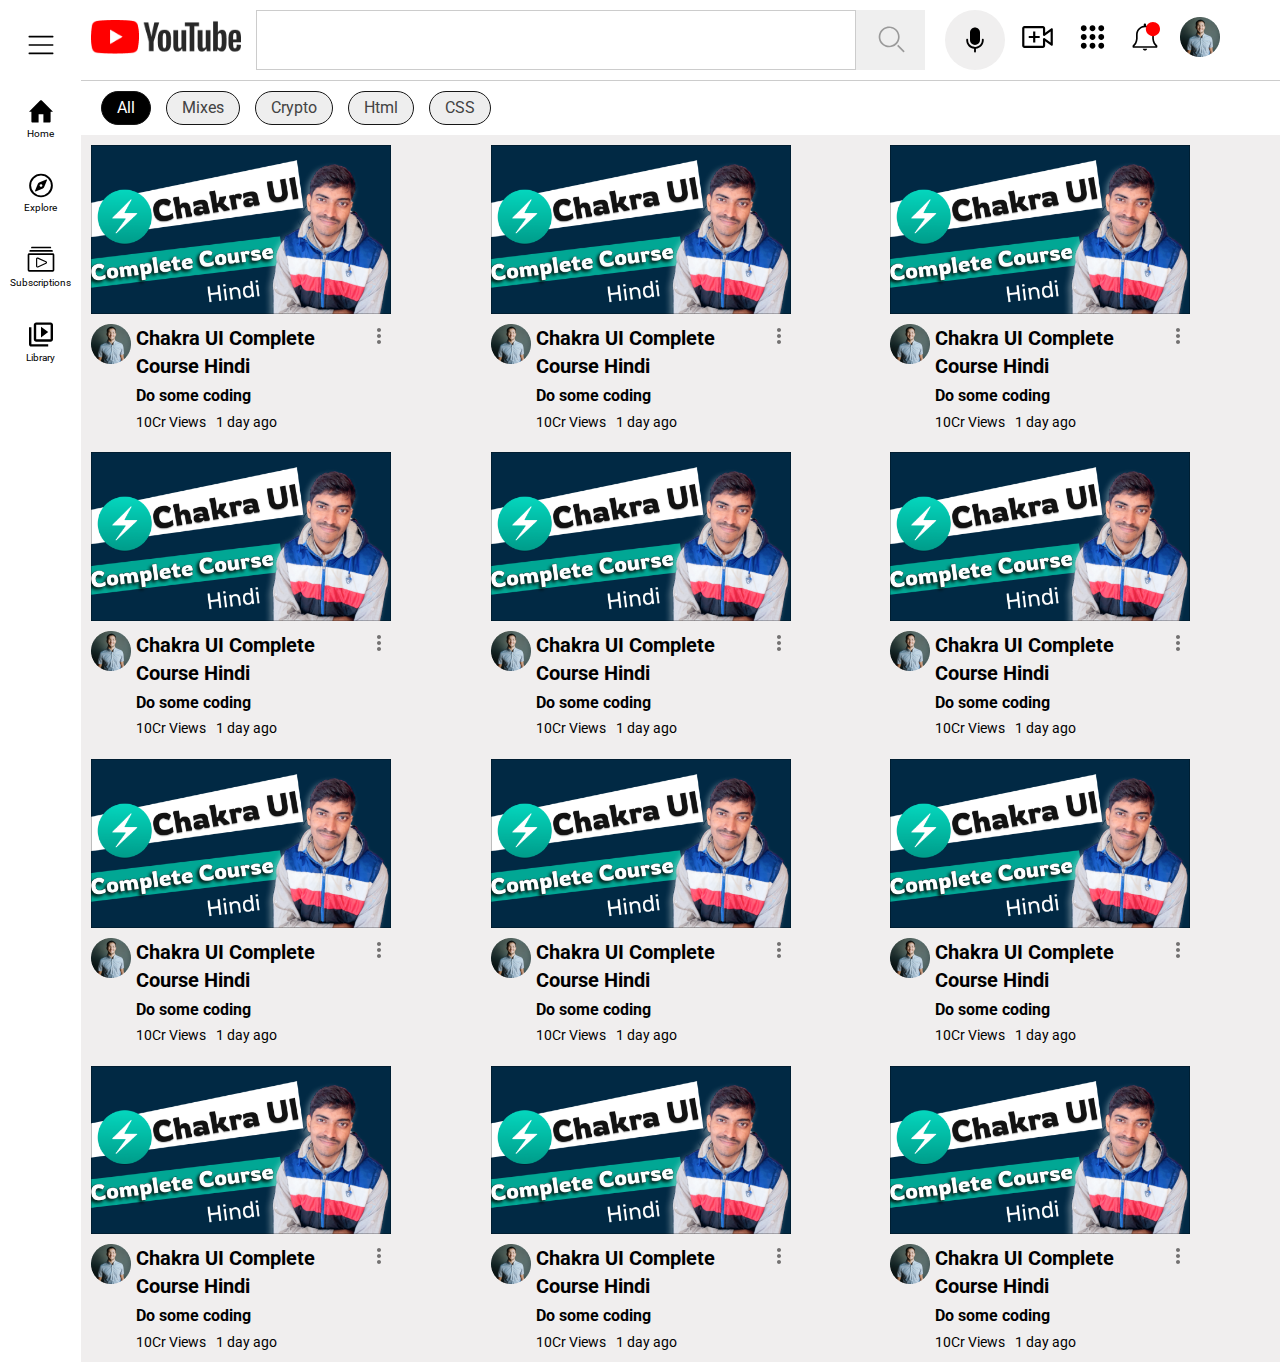
<file: 8. Youtube Clone/index.html>
<!DOCTYPE html>
<html lang="en">
<head>
    <meta charset="UTF-8">
    <meta name="viewport" content="width=device-width, initial-scale=1.0">
    <title>Youtube Clone</title>
    <link rel="stylesheet" href="style.css">
</head>
<body>
    <div class="container">

        <aside>
            <div class="bars">
                <img src="icons/bars.svg" alt="bars">
            </div>
            <div class="side-icons">
                <i>
                    <img src="icons/home.svg" alt="home">
                </i>
                <p>Home</p>
            </div>
            <div class="side-icons">
                <i>
                    <img src="icons/compass.svg" alt="explore">
                </i>
                <p>Explore</p>
            </div>
            <div class="side-icons">
                <i>
                    <img src="icons/video-gallary.svg" alt="subscriptions">
                </i>
                <p>Subscriptions</p>
            </div>
            <div class="side-icons">
                <i>
                    <img src="icons/video-library.svg" alt="library">
                </i>
                <p>Library</p>
            </div>
        </aside>

        <div class="main-container">

            <header>

                <nav>
                    <div class="logo">
                        <img src="images/youtube-logo.png" alt="youtube-logo">
                    </div>

                    <div class="center-nav">
                        <div class="search">
                            <input type="text">
                            <button>
                                <img src="icons/search.svg" alt="search">
                            </button>
                        </div>
                        <div class="mic">
                            <img src="icons/mic.svg" alt="mic">
                        </div>
                    </div>

                    <div class="side-nav">
                        <i>
                            <img src="icons/video-add.svg" alt="video-add">
                        </i>
                        <i>
                            <img src="icons/dot-grid.svg" alt="dot-grid">
                        </i>
                        <i>
                            <img src="icons/bell.svg" alt="notifications">
                        </i>
                        <i>
                            <img src="images/avatar.png" alt="avatar">
                        </i>
                    </div>
                </nav>

                <div class="tags">
                    <div class="tag dark">
                        All
                    </div>
                    <div class="tag light">
                        Mixes
                    </div>
                    <div class="tag light">
                        Crypto
                    </div>
                    <div class="tag light">
                        Html
                    </div>
                    <div class="tag light">
                        CSS
                    </div>
                </div>

            </header>

            <main>
                <div class="card-container">

                    <div class="card">
                        <img src="images/thumbnail.png" alt="thumbnail">
                        <div class="avatar-content">
                            <div class="avatar">
                                <img src="images/avatar.png" alt="avatar">
                            </div>
                            <div class="content">
                                <h3>Chakra UI Complete Course Hindi</h3>
                                <p class="channel-name" >Do some coding</p>
                                <div class="content-status">
                                    <p>10Cr Views</p>
                                    <p>1 day ago</p>
                                </div>
                            </div>
                            <div class="dots">
                                <img src="icons/dots.svg" alt="dots">
                            </div>
                        </div>
                    </div>

                    <div class="card">
                        <img src="images/thumbnail.png" alt="thumbnail">
                        <div class="avatar-content">
                            <div class="avatar">
                                <img src="images/avatar.png" alt="avatar">
                            </div>
                            <div class="content">
                                <h3>Chakra UI Complete Course Hindi</h3>
                                <p class="channel-name" >Do some coding</p>
                                <div class="content-status">
                                    <p>10Cr Views</p>
                                    <p>1 day ago</p>
                                </div>
                            </div>
                            <div class="dots">
                                <img src="icons/dots.svg" alt="dots">
                            </div>
                        </div>
                    </div>

                    <div class="card">
                        <img src="images/thumbnail.png" alt="thumbnail">
                        <div class="avatar-content">
                            <div class="avatar">
                                <img src="images/avatar.png" alt="avatar">
                            </div>
                            <div class="content">
                                <h3>Chakra UI Complete Course Hindi</h3>
                                <p class="channel-name" >Do some coding</p>
                                <div class="content-status">
                                    <p>10Cr Views</p>
                                    <p>1 day ago</p>
                                </div>
                            </div>
                            <div class="dots">
                                <img src="icons/dots.svg" alt="dots">
                            </div>
                        </div>
                    </div>

                    <div class="card">
                        <img src="images/thumbnail.png" alt="thumbnail">
                        <div class="avatar-content">
                            <div class="avatar">
                                <img src="images/avatar.png" alt="avatar">
                            </div>
                            <div class="content">
                                <h3>Chakra UI Complete Course Hindi</h3>
                                <p class="channel-name" >Do some coding</p>
                                <div class="content-status">
                                    <p>10Cr Views</p>
                                    <p>1 day ago</p>
                                </div>
                            </div>
                            <div class="dots">
                                <img src="icons/dots.svg" alt="dots">
                            </div>
                        </div>
                    </div>

                    <div class="card">
                        <img src="images/thumbnail.png" alt="thumbnail">
                        <div class="avatar-content">
                            <div class="avatar">
                                <img src="images/avatar.png" alt="avatar">
                            </div>
                            <div class="content">
                                <h3>Chakra UI Complete Course Hindi</h3>
                                <p class="channel-name" >Do some coding</p>
                                <div class="content-status">
                                    <p>10Cr Views</p>
                                    <p>1 day ago</p>
                                </div>
                            </div>
                            <div class="dots">
                                <img src="icons/dots.svg" alt="dots">
                            </div>
                        </div>
                    </div>

                    <div class="card">
                        <img src="images/thumbnail.png" alt="thumbnail">
                        <div class="avatar-content">
                            <div class="avatar">
                                <img src="images/avatar.png" alt="avatar">
                            </div>
                            <div class="content">
                                <h3>Chakra UI Complete Course Hindi</h3>
                                <p class="channel-name" >Do some coding</p>
                                <div class="content-status">
                                    <p>10Cr Views</p>
                                    <p>1 day ago</p>
                                </div>
                            </div>
                            <div class="dots">
                                <img src="icons/dots.svg" alt="dots">
                            </div>
                        </div>
                    </div>

                    <div class="card">
                        <img src="images/thumbnail.png" alt="thumbnail">
                        <div class="avatar-content">
                            <div class="avatar">
                                <img src="images/avatar.png" alt="avatar">
                            </div>
                            <div class="content">
                                <h3>Chakra UI Complete Course Hindi</h3>
                                <p class="channel-name" >Do some coding</p>
                                <div class="content-status">
                                    <p>10Cr Views</p>
                                    <p>1 day ago</p>
                                </div>
                            </div>
                            <div class="dots">
                                <img src="icons/dots.svg" alt="dots">
                            </div>
                        </div>
                    </div>

                    <div class="card">
                        <img src="images/thumbnail.png" alt="thumbnail">
                        <div class="avatar-content">
                            <div class="avatar">
                                <img src="images/avatar.png" alt="avatar">
                            </div>
                            <div class="content">
                                <h3>Chakra UI Complete Course Hindi</h3>
                                <p class="channel-name" >Do some coding</p>
                                <div class="content-status">
                                    <p>10Cr Views</p>
                                    <p>1 day ago</p>
                                </div>
                            </div>
                            <div class="dots">
                                <img src="icons/dots.svg" alt="dots">
                            </div>
                        </div>
                    </div>

                    <div class="card">
                        <img src="images/thumbnail.png" alt="thumbnail">
                        <div class="avatar-content">
                            <div class="avatar">
                                <img src="images/avatar.png" alt="avatar">
                            </div>
                            <div class="content">
                                <h3>Chakra UI Complete Course Hindi</h3>
                                <p class="channel-name" >Do some coding</p>
                                <div class="content-status">
                                    <p>10Cr Views</p>
                                    <p>1 day ago</p>
                                </div>
                            </div>
                            <div class="dots">
                                <img src="icons/dots.svg" alt="dots">
                            </div>
                        </div>
                    </div>

                    <div class="card">
                        <img src="images/thumbnail.png" alt="thumbnail">
                        <div class="avatar-content">
                            <div class="avatar">
                                <img src="images/avatar.png" alt="avatar">
                            </div>
                            <div class="content">
                                <h3>Chakra UI Complete Course Hindi</h3>
                                <p class="channel-name" >Do some coding</p>
                                <div class="content-status">
                                    <p>10Cr Views</p>
                                    <p>1 day ago</p>
                                </div>
                            </div>
                            <div class="dots">
                                <img src="icons/dots.svg" alt="dots">
                            </div>
                        </div>
                    </div>

                    <div class="card">
                        <img src="images/thumbnail.png" alt="thumbnail">
                        <div class="avatar-content">
                            <div class="avatar">
                                <img src="images/avatar.png" alt="avatar">
                            </div>
                            <div class="content">
                                <h3>Chakra UI Complete Course Hindi</h3>
                                <p class="channel-name" >Do some coding</p>
                                <div class="content-status">
                                    <p>10Cr Views</p>
                                    <p>1 day ago</p>
                                </div>
                            </div>
                            <div class="dots">
                                <img src="icons/dots.svg" alt="dots">
                            </div>
                        </div>
                    </div>

                    <div class="card">
                        <img src="images/thumbnail.png" alt="thumbnail">
                        <div class="avatar-content">
                            <div class="avatar">
                                <img src="images/avatar.png" alt="avatar">
                            </div>
                            <div class="content">
                                <h3>Chakra UI Complete Course Hindi</h3>
                                <p class="channel-name" >Do some coding</p>
                                <div class="content-status">
                                    <p>10Cr Views</p>
                                    <p>1 day ago</p>
                                </div>
                            </div>
                            <div class="dots">
                                <img src="icons/dots.svg" alt="dots">
                            </div>
                        </div>
                    </div>

                </div>
            </main>

        </div>

    </div>
</body>
</html>
</file>
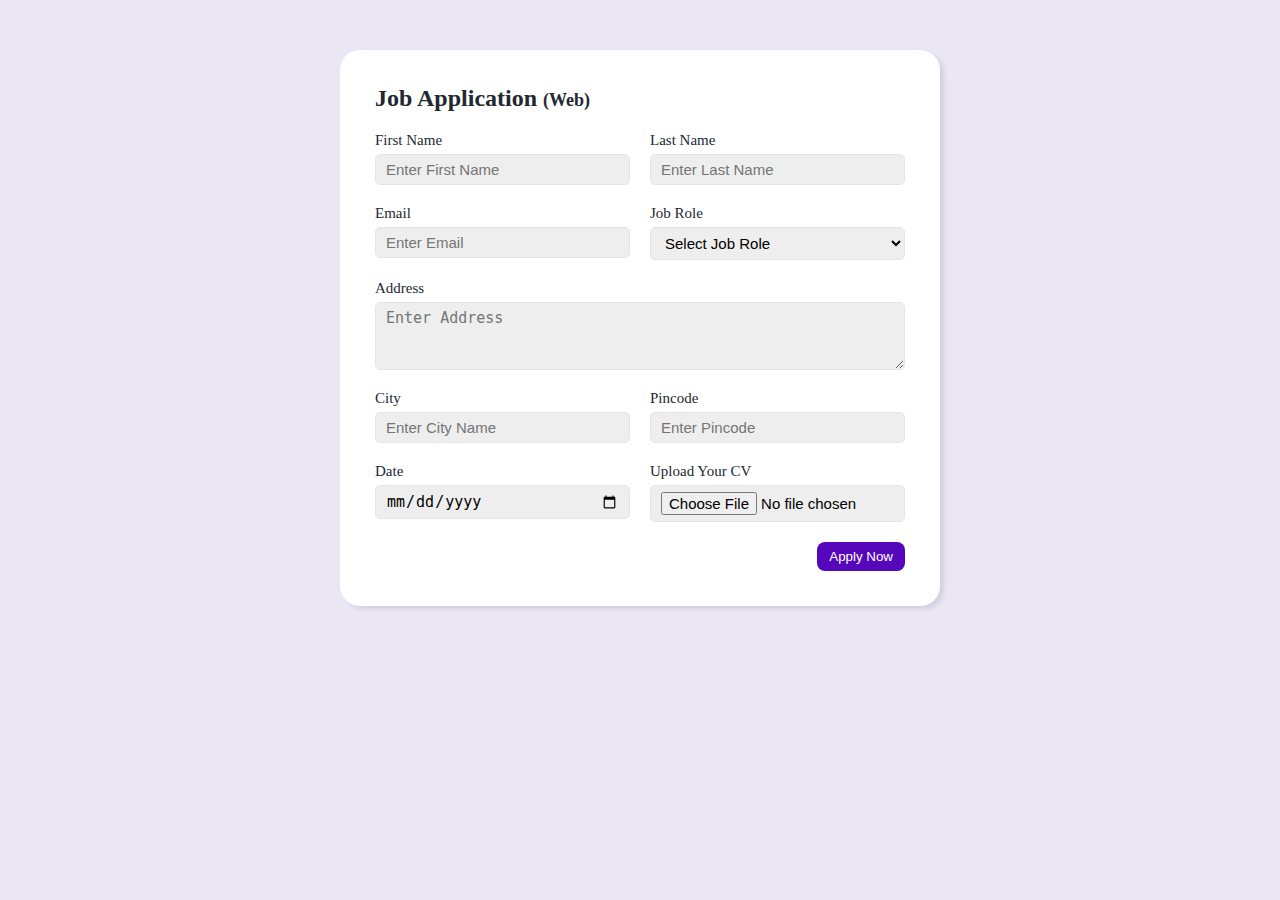
<file: Proj2 rev1/index.html>
<!DOCTYPE html>
<html lang="en">
<head>
    <meta charset="UTF-8">
    <meta name="viewport" content="width=device-width, initial-scale=1.0">
    <title>Job Application Form</title>
    <link rel="stylesheet" href="style.css">
</head>
<body>
    <div class="container">
        <div class="apply-box">
            <h2>Job Application <span class="title-small" >(Web)</span> </h2>
            <form action="">
                <div class="form-container">
                    <div class="form-control">
                        <label for="first-name">First Name</label>
                        <input type="text" id="first-name" name="first-name" placeholder="Enter First Name">
                    </div>

                    <div class="form-control">
                        <label for="last-name">Last Name</label>
                        <input type="text" id="last-name" name="last-name" placeholder="Enter Last Name">
                    </div>

                    <div class="form-control">
                        <label for="email">Email</label>
                        <input type="email" id="email" name="email" placeholder="Enter Email">
                    </div>

                    <div class="form-control">
                        <label for="job-role">Job Role</label>
                        <select name="job-role" id="job-role">
                            <option value="">Select Job Role</option>
                            <option value="frontend">Frontend Developer</option>
                            <option value="backend">Backend Developer</option>
                            <option value="ui-ux">UI-UX Designer</option>
                            <option value="full">Full Stack Developer</option>
                        </select>
                    </div>

                    <div class="form-control textarea-control">
                        <label for="address">Address</label>
                        <textarea name="address" id="address" cols="50" rows="3" placeholder="Enter Address"></textarea>
                    </div>

                    <div class="form-control">
                        <label for="city">City</label>
                        <input type="text" id="city" name="city" placeholder="Enter City Name">
                    </div>

                    <div class="form-control">
                        <label for="pincode">Pincode</label>
                        <input type="number" id="pincode" name="pincode" placeholder="Enter Pincode">
                    </div>

                    <div class="form-control">
                        <label for="date">Date</label>
                        <input type="date" id="date" name="date">
                    </div>

                    <div class="form-control">
                        <label for="cv">Upload Your CV</label>
                        <input type="file" id="cv" name="cv">
                    </div>
                </div>
                <div class="button-container">
                    <button type="submit">Apply Now</button>
                </div>
            </form>
        </div>
    </div>
</body>
</html>
</file>
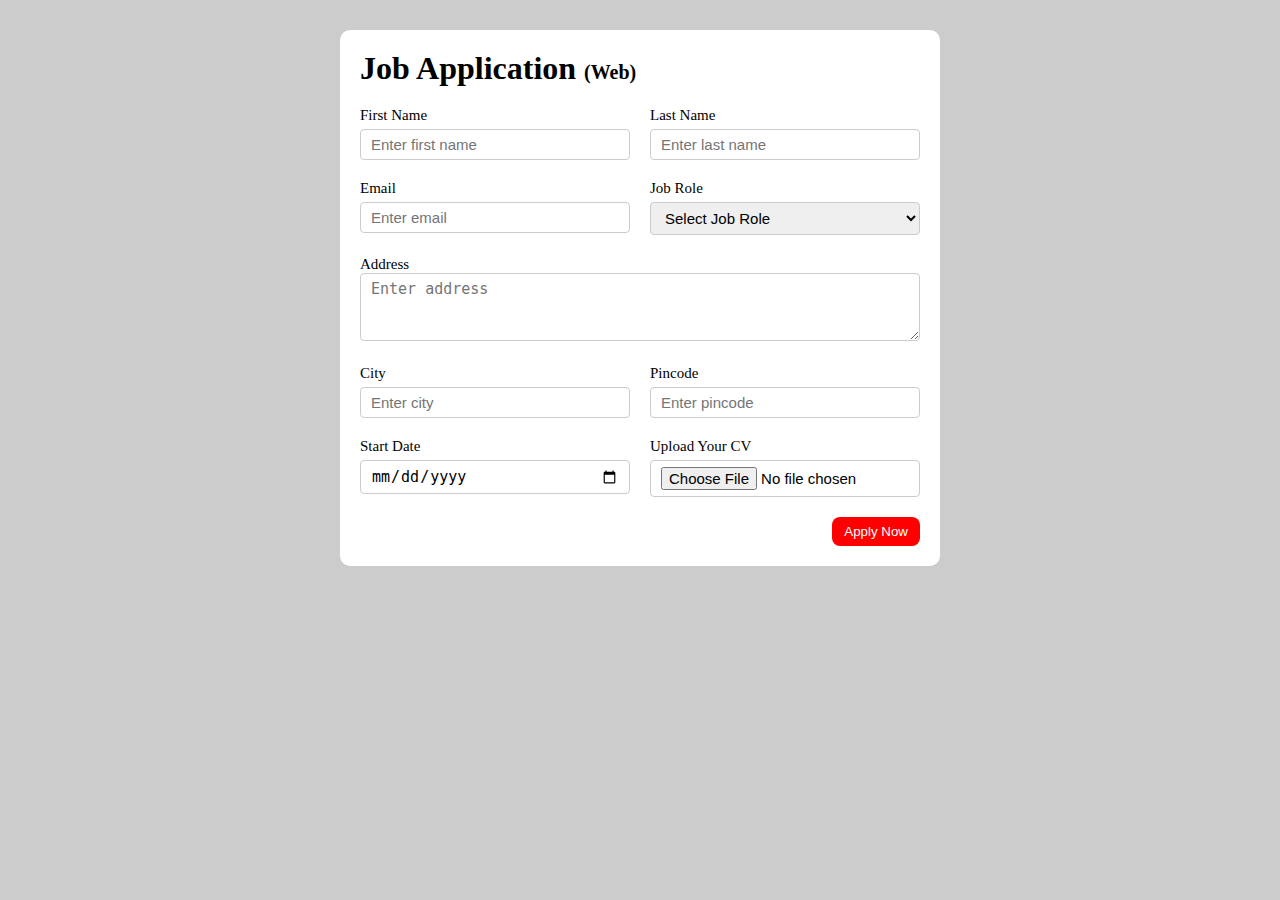
<file: Project 2/index.html>
<!DOCTYPE html>
<html lang="en">
  <head>
    <meta charset="UTF-8" />
    <meta name="viewport" content="width=device-width, initial-scale=1.0" />
    <title>Job Application Form</title>
    <link rel="stylesheet" href="style.css" />
  </head>
  <body>

    <div class="container">

      <div class="apply-box">
        <h1>Job Application <span class="title_small">(Web)</span></h1>
        <form action="">

          <div class="form-container">

            <div class="form-control">
              <label for="firstname">First Name</label>
              <input id="firstname" name="firstname" type="text" placeholder="Enter first name" />
            </div>

            <div class="form-control">
              <label for="lastname">Last Name</label>
              <input id="lastname" name="lastname" type="text" placeholder="Enter last name" />
            </div>

            <div class="form-control">
              <label for="email">Email</label>
              <input id="email" name="email" type="email" placeholder="Enter email" />
            </div>

            <div class="form-control">
              <label for="jobrole">Job Role</label>
              <select name="jobrole" id="jobrole">
                <option value="">Select Job Role</option>
                <option value="frontend">Frontend Developer</option>
                <option value="backend">Backend Developer</option>
                <option value="fullstack">Full Stack Developer</option>
                <option value="ui_ux">UI UX Designer</option>
              </select>
            </div>

            <div class="textarea-control">
              <label for="address">Address</label>
              <textarea name="address" id="address" cols="5" rows="3" placeholder="Enter address"></textarea>
            </div>

            <div class="form-control">
                <label for="city">City</label>
                <input type="text" id="city" name="city" placeholder="Enter city">
            </div>

            <div class="form-control">
                <label for="pincode">Pincode</label>
                <input type="number" id="pincode" name="pincode" placeholder="Enter pincode">
            </div>

            <div class="form-control">
                <label for="startdate">Start Date</label>
                <input type="date" id="startdate" name="startdate">
            </div>

            <div class="form-control">
                <label for="upload">Upload Your CV</label>
                <input type="file" id="upload" name="upload">
            </div>

          </div>
          <div class="button-container">
            <button type="submit">Apply Now</button>
          </div>
        </form>

      </div>

    </div>

  </body>
</html>
</file>
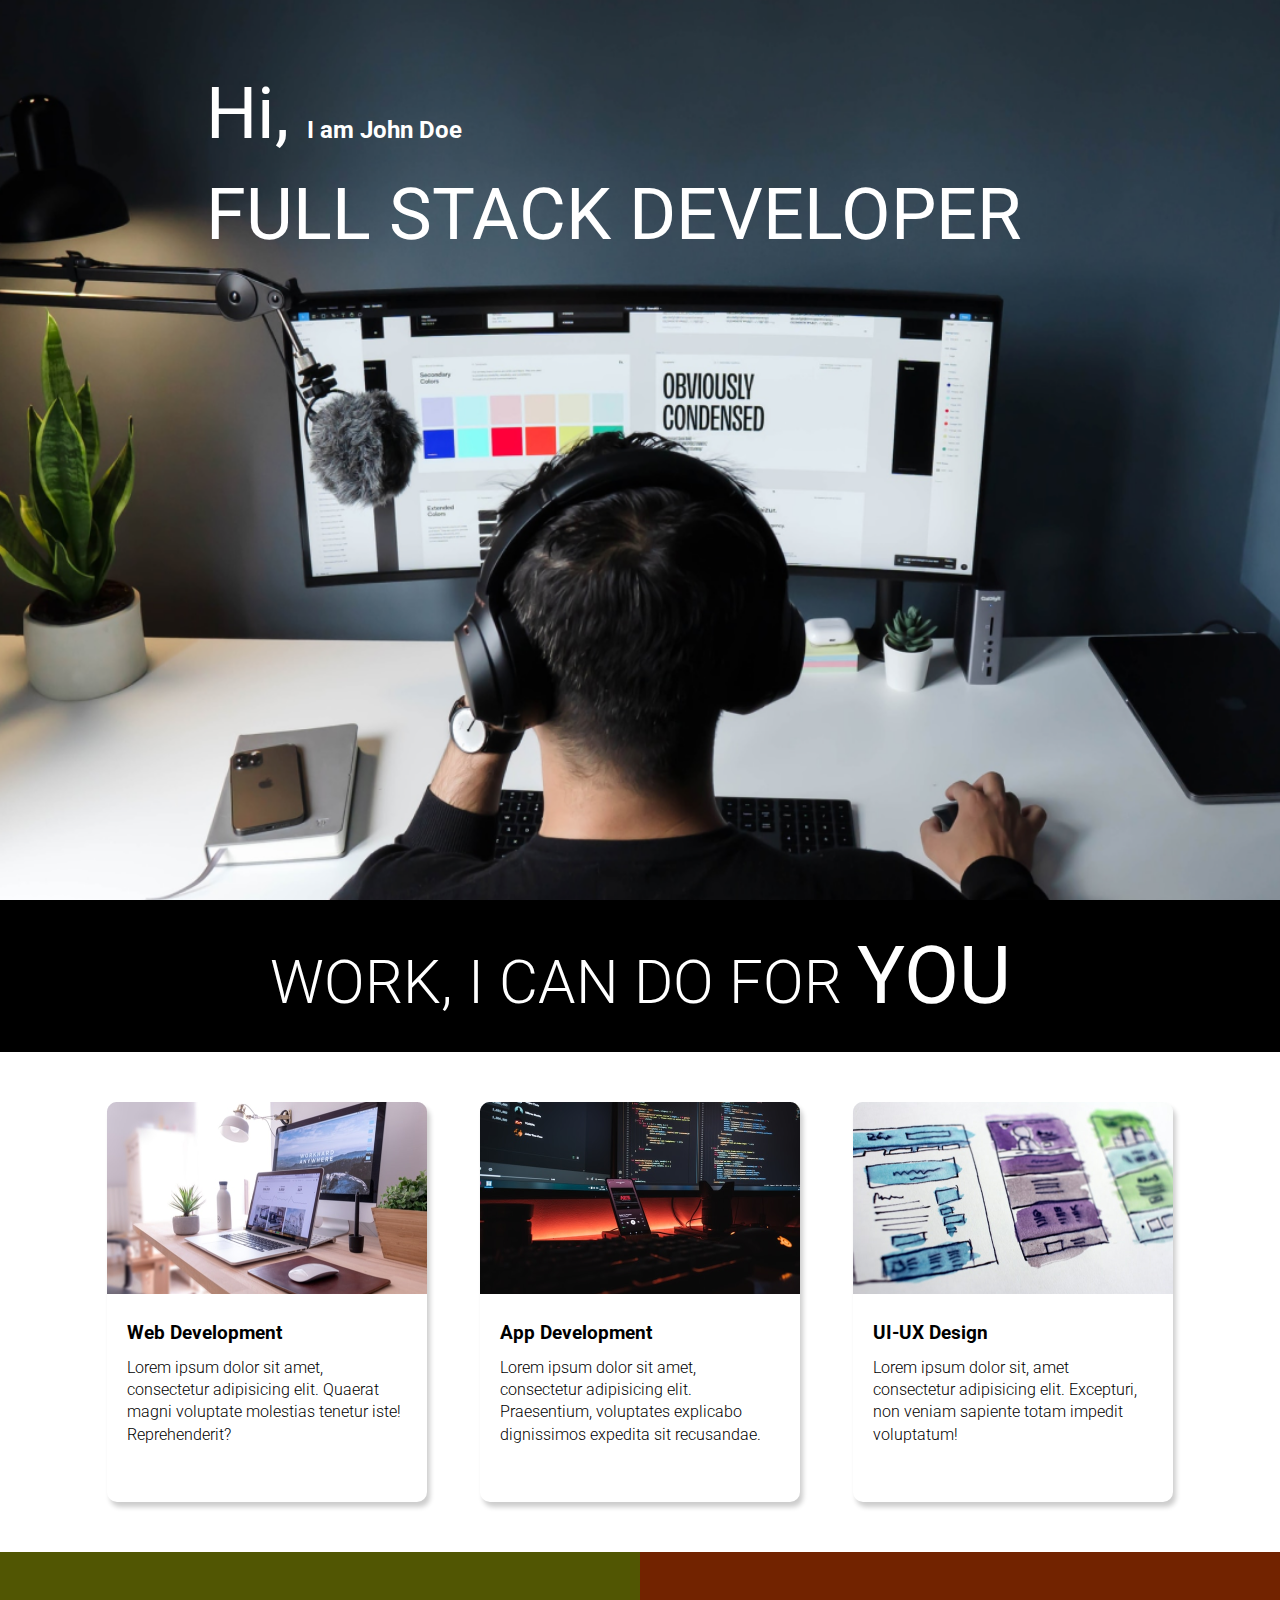
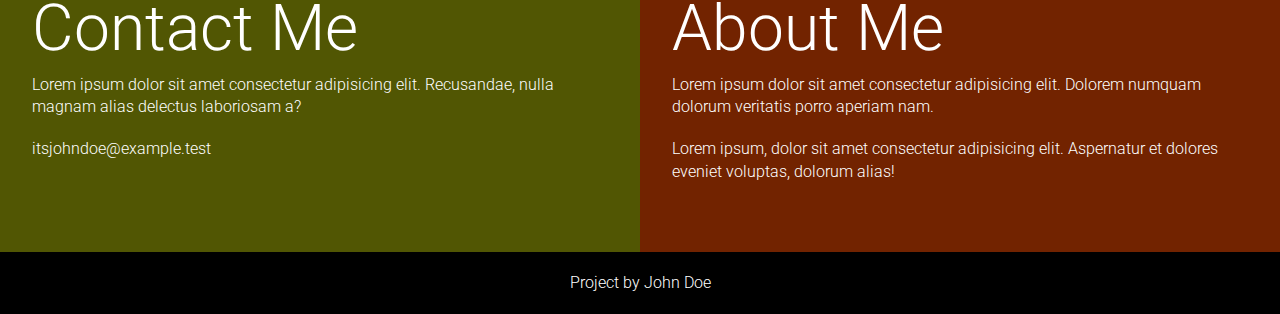
<file: Project 4/index.html>
<!DOCTYPE html>
<html lang="en">
<head>
<meta charset="UTF-8">
<meta name="viewport" content="width=device-width, initial-scale=1.0">
<title>Developer Landing Page</title>
<link rel="stylesheet" href="style.css">
</head>
<body>

<section class="top-section" >
<div class="text-container">
<h2><span class="lg-text" >Hi, </span>I am John Doe</h2>
<h1 class="lg-text">FULL STACK DEVELOPER</h1>
</div>
</section>

<section class="black-section">
    <h2>WORK, I CAN DO FOR <span>YOU</span></h2>
</section>

<section class="work-section">

    <div class="grid-items">
    <div class="card">
        <div class="image-container">
            <img src="images/web.png" alt="web development">
        </div>
        <div class="card-content">
            <h3>Web Development</h3>
            <p>Lorem ipsum dolor sit amet, consectetur adipisicing elit. Quaerat magni voluptate molestias tenetur iste! Reprehenderit?</p>
        </div>
    </div>
    </div>

    <div class="grid-items">
    <div class="card">
        <div class="image-container">
            <img src="images/mobile.png" alt="app development">
        </div>
        <div class="card-content">
            <h3>App Development</h3>
            <p>Lorem ipsum dolor sit amet, consectetur adipisicing elit. Praesentium, voluptates explicabo dignissimos expedita sit recusandae.</p>
        </div>
    </div>
    </div>

    <div class="grid-items">
    <div class="card">
        <div class="image-container">
            <img src="images/uiux.png" alt="ui-ux design">
        </div>
        <div class="card-content">
            <h3>UI-UX Design</h3>
            <p>Lorem ipsum dolor sit, amet consectetur adipisicing elit. Excepturi, non veniam sapiente totam impedit voluptatum!</p>
        </div>
    </div>
    </div>
    
</section>

<section class="bottom-section">
    <div class="contact">
        <h2>Contact Me</h2>
        <p>Lorem ipsum dolor sit amet consectetur adipisicing elit. Recusandae, nulla magnam alias delectus laboriosam a?</p>
        <p>itsjohndoe@example.test</p>
    </div>
    <div class="about">
        <h2>About Me</h2>
        <p>Lorem ipsum dolor sit amet consectetur adipisicing elit. Dolorem numquam dolorum veritatis porro aperiam nam.</p>
        <p>Lorem ipsum, dolor sit amet consectetur adipisicing elit. Aspernatur et dolores eveniet voluptas, dolorum alias!</p>
    </div>
</section>

<footer>
    Project by John Doe
</footer>
</body>
</html>
</file>
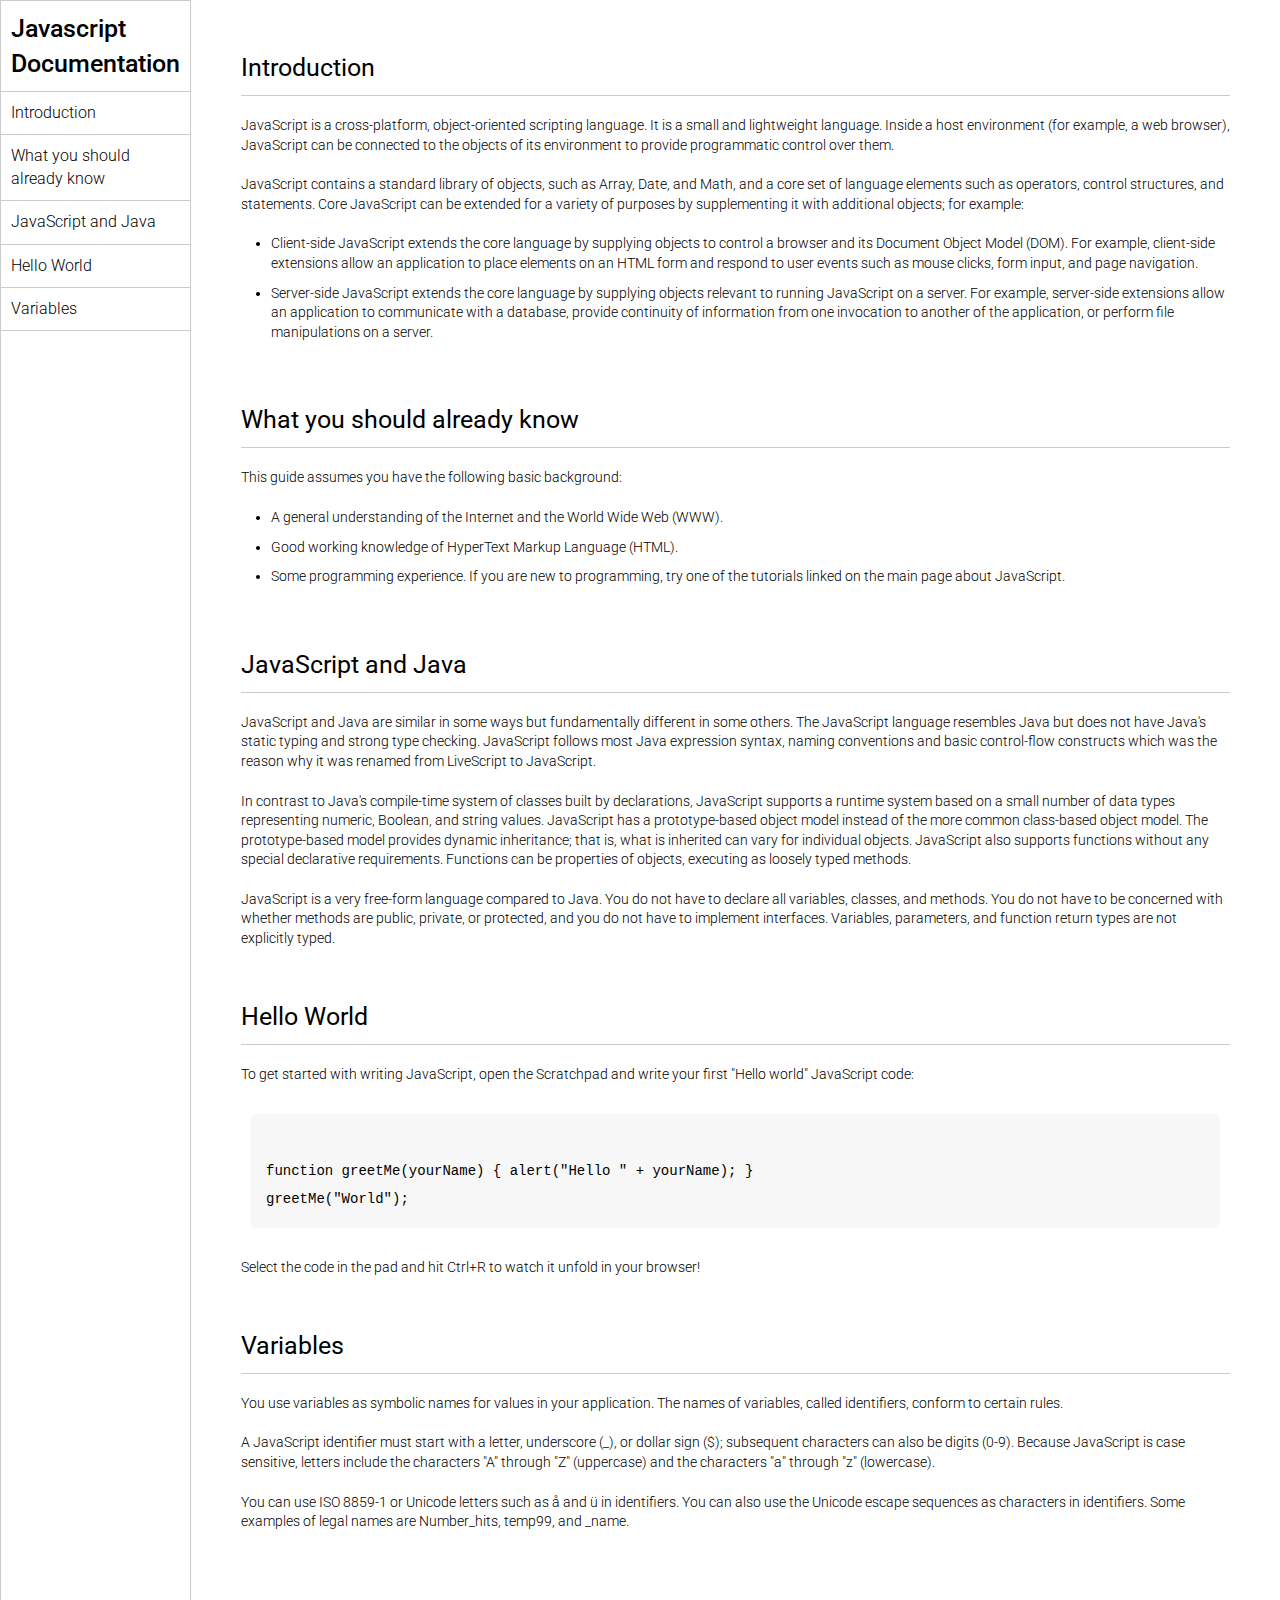
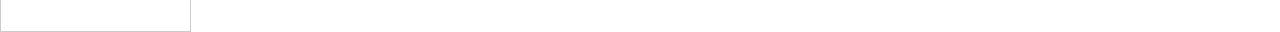
<file: Project 9/index.html>
<!DOCTYPE html>
<html lang="en">
<head>
    <meta charset="UTF-8">
    <meta name="viewport" content="width=device-width, initial-scale=1.0">
    <title>Javascript documentation</title>
    <link rel="stylesheet" href="style.css">
</head>
<body>
    <header>
        <nav>
            <h1>Javascript Documentation</h1>
            <ul>
                <a href="#intro"><li>Introduction</li></a>
                <a href="#know"><li>What you should already know</li></a>
                <a href="#js&java"><li>JavaScript and Java</li></a>
                <a href="#hello-world"><li>Hello World</li></a>
                <a href="#variables"><li>Variables</li></a>
            </ul>
        </nav>
    </header>
    <main>

        <section id="intro">
            <h2>Introduction</h2>
            <article>
                <p>
                JavaScript is a cross-platform, object-oriented scripting language.
                It is a small and lightweight language. Inside a host environment
                (for example, a web browser), JavaScript can be connected to the
                objects of its environment to provide programmatic control over
                them.
                </p>
                <p>
                JavaScript contains a standard library of objects, such as Array,
                Date, and Math, and a core set of language elements such as
                operators, control structures, and statements. Core JavaScript can
                be extended for a variety of purposes by supplementing it with
                additional objects; for example:
                </p>
                <ul>
                    <li>
                    Client-side JavaScript extends the core language by supplying
                    objects to control a browser and its Document Object Model (DOM).
                    For example, client-side extensions allow an application to place
                    elements on an HTML form and respond to user events such as mouse
                    clicks, form input, and page navigation.
                    </li>
                    <li>
                    Server-side JavaScript extends the core language by supplying
                    objects relevant to running JavaScript on a server. For example,
                    server-side extensions allow an application to communicate with a
                    database, provide continuity of information from one invocation to
                    another of the application, or perform file manipulations on a
                    server.
                    </li>
                </ul>
            </article>
        </section>

        <section id="know">
            <h2>What you should already know</h2>
            <article>
                <p>This guide assumes you have the following basic background:</p>
                <ul>
                    <li>
                        A general understanding of the Internet and the World Wide Web
                        (WWW).
                    </li>
                    <li>
                        Good working knowledge of HyperText Markup Language (HTML).
                    </li>
                    <li>
                        Some programming experience. If you are new to programming, try
                        one of the tutorials linked on the main page about JavaScript.
                    </li>
                </ul>
            </article>
        </section>

        <section id="js&java">
            <h2>JavaScript and Java</h2>
            <article>
                <p>
                JavaScript and Java are similar in some ways but fundamentally
                different in some others. The JavaScript language resembles Java but
                does not have Java's static typing and strong type checking.
                JavaScript follows most Java expression syntax, naming conventions
                and basic control-flow constructs which was the reason why it was
                renamed from LiveScript to JavaScript.
                </p>
                <p>
                In contrast to Java's compile-time system of classes built by
                declarations, JavaScript supports a runtime system based on a small
                number of data types representing numeric, Boolean, and string
                values. JavaScript has a prototype-based object model instead of the
                more common class-based object model. The prototype-based model
                provides dynamic inheritance; that is, what is inherited can vary
                for individual objects. JavaScript also supports functions without
                any special declarative requirements. Functions can be properties of
                objects, executing as loosely typed methods.
                </p>
                <p>
                JavaScript is a very free-form language compared to Java. You do not
                have to declare all variables, classes, and methods. You do not have
                to be concerned with whether methods are public, private, or
                protected, and you do not have to implement interfaces. Variables,
                parameters, and function return types are not explicitly typed.
                </p>
            </article>
        </section>

        <section id="hello-world">
            <h2>Hello World</h2>
            <article>
                To get started with writing JavaScript, open the Scratchpad and write
                your first "Hello world" JavaScript code:
                <code>
                function greetMe(yourName) { alert("Hello " + yourName); }
                greetMe("World");
                </code>
                Select the code in the pad and hit Ctrl+R to watch it unfold in your
                browser!
            </article>
        </section>

        <section id="variables">
            <h2>Variables</h2>
            <article>
                <p>
                You use variables as symbolic names for values in your application.
                The names of variables, called identifiers, conform to certain
                rules.
                </p>
                <p>
                A JavaScript identifier must start with a letter, underscore (_), or
                dollar sign ($); subsequent characters can also be digits (0-9).
                Because JavaScript is case sensitive, letters include the characters
                "A" through "Z" (uppercase) and the characters "a" through "z"
                (lowercase).
                </p>
                <p>
                You can use ISO 8859-1 or Unicode letters such as å and ü in
                identifiers. You can also use the Unicode escape sequences as
                characters in identifiers. Some examples of legal names are
                Number_hits, temp99, and _name.
                </p>
            </article>
        </section>
    </main>
</body>
</html>
</file>
<file: 8. Youtube Clone/style.css>
@import url('https://fonts.googleapis.com/css2?family=Roboto:ital,wght@0,100;0,300;0,400;0,500;0,700;0,900;1,100;1,300;1,400;1,500;1,700;1,900&display=swap');

*{
    margin: 0;
    padding: 0;
    box-sizing: border-box;
}

html,body{
    font-family: "Roboto", sans-serif;
    font-size: 300;
    line-height: 1.4;
}

nav{
    display: flex;
    justify-content: space-between;
    align-items: center;
    padding: 10px;
}

.logo img{
    width: 150px;
    height: auto;
}

.center-nav{
    display: flex;
}

.search{
    display: flex;
}

.search input{
    min-width: 600px;
    padding: 10px 20px;
    border: 0.5px solid #ccc;
}

.search button{
    padding: 10px 20px;
    border: none;
}

.mic{
    padding: 15px;
    border-radius: 50%;
    background-color: rgb(240, 239, 239);

    display: grid;
    place-items: center;
    margin-left: 20px;
}

.mic img{
    width: 30px;
}

.side-nav{
    display: flex;
    justify-content: center;
    align-items: center;
    gap: 20px;
    margin-right: 50px;
}

.tags{
    display: flex;
    gap: 15px;
    padding: 10px 20px;
    border-top: 1px solid #ccc;
}

.tag{
    border-radius: 20px;
    padding: 5px 15px;
    border: 1px solid rgb(22, 22, 22);
}

.dark{
    background-color: black;
    color: white;
}

.light{
    background-color: rgb(238, 238, 238);
    color: rgb(67, 67, 67);
}

.container{
    display: flex;
}

aside{
    padding: 10px;
    display: flex;
    flex-direction: column;
    align-items: center;
    gap: 30px;
}

.bars{
    margin-top: 20px;
}

.side-icons{
    display: flex;
    flex-direction: column;
    align-items: center;
    justify-content: center;
}

.side-icons p{
    font-size: 10px;
    margin-top: -5px;
}

.side-icons img{
    width: 30px;
}

.main-container{
    width: 100%;
}

main{
    min-height: 100vh;
    background-color: rgb(240, 238, 238);
}

.card-container{
    display: grid;
    grid-template-columns: repeat(auto-fit,minmax(320px, 1fr));
}

.card{
    padding: 10px;
    max-width: 320px;
    display: flex;
    flex-direction: column;
}

.avatar-content{
    display: flex;
    gap: 5px;
    padding-top: 10px;
}

.card h3{
    font-size: 20px;
}

.content{
    display: flex;
    flex-direction: column;
    gap: 5px;
}

.channel-name{
    font-size: 16px;
    font-weight: bold;
}

.content-status{
    display: flex;
    font-size: 14px;
    gap: 10px;
}
</file>
<file: Proj2 rev1/style.css>
*{
    margin: 0;
    padding: 0;
    box-sizing: border-box;
}

body{
    background-color: #ebe6f4;
}

.container{
    max-width: 900px;
    margin: 0 auto;
}

.apply-box{
    max-width: 600px;
    margin: 0 auto;
    background-color: #ffffff;
    margin-top: 50px;
    padding: 35px;
    box-shadow: 4px 3px 5px rgba(1, 1, 1, 0.1);
    border-radius: 20px;
}

.apply-box h2{
    color: #222831;
}

.title-small{
    font-size: 18px;
}

.form-container{
    margin-top: 20px;
    display: grid;
    grid-template-columns: repeat(auto-fit, minmax(200px,1fr));
    gap: 20px;
}

.form-control{
    display: flex;
    flex-direction: column;
}

label{
    font-size: 15px;
    margin-bottom: 5px;
    color: #222831;
}

input, select, textarea{
    padding: 6px 10px;
    border: 1px solid #e3e5e6;
    border-radius: 5px;
    font-size: 15px;
    background-color: #eeeeee;
}

input:focus{
    outline-color: #4b04b6;
}

textarea:focus{
    outline-color: #4b04b6;
}

select:focus{
    outline-color: #4b04b6;
}

.button-container{
    margin-top: 20px;
    display: flex;
    justify-content: flex-end;
}

button{
    background-color: #5607bb;
    border: transparent solid 2px ;
    padding: 5px 10px;
    color: white;
    border-radius: 8px;
    transition: 0.3s ease-in;
}

button:hover{
    background-color: white;
    border: 2px solid #5607bb;
    color: black;
    transition: 0.3s ease-out;
}

.textarea-control{
    grid-column: 1 / span 2;
}
</file>
<file: Project 2/style.css>
*{
    margin: 0px;
    padding: 0px;
    box-sizing: border-box;
}

body{
    background-color: #ccc;
}

.container{
    max-width: 900px;
    margin: 0 auto;
}

.apply-box{
    max-width: 600px;
    margin: 0 auto;
    background-color: white;
    margin-top: 30px;
    border-radius: 10px;
    padding: 20px;
}

.title_small{
    font-size: 20px;
}

.form-container{
    margin-top: 20px;
    display: grid;
    grid-template-columns: repeat(auto-fit, minmax(200px,1fr));
    gap: 20px;
}

.form-control{
    display: flex;
    flex-direction: column;
}

label{
    font-size: 15px;
    margin-bottom: 5px;
}

input, textarea, select{
    padding: 6px 10px;
    border: 1px solid #ccc;
    border-radius: 4px;
    font-size: 15px;
}

input:focus{
    outline-color: red;
}

.button-container{
    display: flex;
    justify-content: flex-end;
    margin-top: 20px;
}

.button-container button{
    background-color: red;
    border: transparent solid 2px;
    padding: 5px 10px;
    color: white;
    border-radius: 8px;
    transition: 0.3s ease-in;
}

button:hover{
    background-color: #ccc;
    border: 2px solid red;
    color: black;
    transition: 0.3s ease-out;
    cursor: pointer;
}

.textarea-control{
    grid-column: 1 /span 2;
}

.textarea-control textarea{
    width: 100%;
}

@media (max-width: 590px){
    .textarea-control{
        grid-column: 1 /span 1;
    }
}
</file>
<file: Project 4/style.css>
@import url('https://fonts.googleapis.com/css2?family=Roboto:ital,wght@0,100;0,300;0,400;0,500;0,700;0,900;1,100;1,300;1,400;1,500;1,700;1,900&display=swap');

*{
    margin: 0;
    padding: 0;
    box-sizing: border-box;
}
    
html,body{
    line-height: 1.4;
    font-weight: 300;
    font-family: "Roboto", sans-serif;
}
    
.top-section{
    background-image: url(images/developer.png);
    min-height: 100vh;
    background-position: center;
    background-size: cover;
    background-repeat: no-repeat;
}
    
.text-container{
    color: white;
    max-width: 900px;
    margin: 0 auto;
    padding-top: 64px;
    padding-left: 16px;
}
    
.lg-text{
    font-size: 72px;
    font-weight: 400;
}

.black-section{
    background-color: black;
    padding: 20px;
}

.black-section h2{
    font-size: 60px;
    color: white;
    text-align: center;
    font-weight: 300;
}

.black-section h2 span{
    font-weight: 400;
    font-size: 80px;
}

.work-section{
    display: grid;
    grid-template-columns: repeat(auto-fit, minmax(320px,1fr));
    gap: 20px;
    max-width: 1100px;
    margin: 50px auto;
}

.card{
    max-width: 320px;
    height: 400px;
    border-radius: 10px;
    box-shadow: 3px 5px 5px rgba(1, 1, 1, 0.2);
    transition: 0.2s ease-in-out;
}

.card:hover{
    transform: scale(1.04);
    box-shadow: 3px 5px 5px rgba(1, 1, 1, 0.3);
    transition: 0.2s ease-in-out;
}

.grid-items{
    display: flex;
    align-items: center;
    justify-content: center;
}

.card-content{
    padding: 20px;
}

.card-content h3{
    margin-bottom: 10px;
}

.bottom-section{
    display: flex;
}

.contact{
    background-color: #515603;
}

.about{
    background-color: #722300;
}

.contact, 
.about{
    min-height: 300px;
    padding: 32px;
    color: white;
}

.contact p, 
.about p{
    margin-bottom: 20px;
}

.contact h2, 
.about h2{
    font-size: 64px;
    font-weight: 300;
}

footer{
    background: black;
    text-align: center;
    color: white;
    padding: 20px;

}
</file>
<file: Project 9/style.css>
@import url('https://fonts.googleapis.com/css2?family=Roboto:ital,wght@0,100;0,300;0,400;0,500;0,700;0,900;1,100;1,300;1,400;1,500;1,700;1,900&display=swap');

*{
    margin: 0;
    padding: 0;
    box-sizing: border-box;
}

html,body{
    font-family: "Roboto", sans-serif;
    line-height: 1.4;
    font-weight: 300;
    scroll-behavior: smooth;
}

a{
    text-decoration: none;
}

header{
    border: 1px solid #ccc;
    min-height: 100vh;
}

body{
    display: flex;
}

nav h1{
    padding: 10px;
    font-size: 25px;
    font-weight: 500;
    border-bottom: 1px solid #ccc;
}

nav ul{
    list-style: none;
}

nav ul li{
    border-bottom: 1px solid #ccc;
    padding: 10px;
    color: black;
}

nav ul li:hover{
    background-color: #ccc;
    transition: 0.3s ease-in-out;
}

main{
    padding: 50px;
    max-width: 1200px;
}

section{
    margin-bottom: 50px;
}

article{
    font-size: 14px;
}

section h2{
    padding-bottom: 10px;
    font-size: 25px;
    border-bottom: 1px solid #ccc;
    margin-bottom: 20px;
    font-weight: 400;
}

section article{
    display: flex;
    flex-direction: column;
    gap: 20px;
}

section article ul{
    margin-left: 30px;
}

section article ul li{
    margin-bottom: 10px;
}

code{
    white-space: pre-line;
    line-height: 2;
    background-color: #f7f7f7;
    padding: 15px;
    margin: 10px;
    border-radius: 5px;
}

@media (max-width: 480px){
    body{
        flex-direction: column;
    }
    header{
        min-height: 200px;
    }
}
</file>
